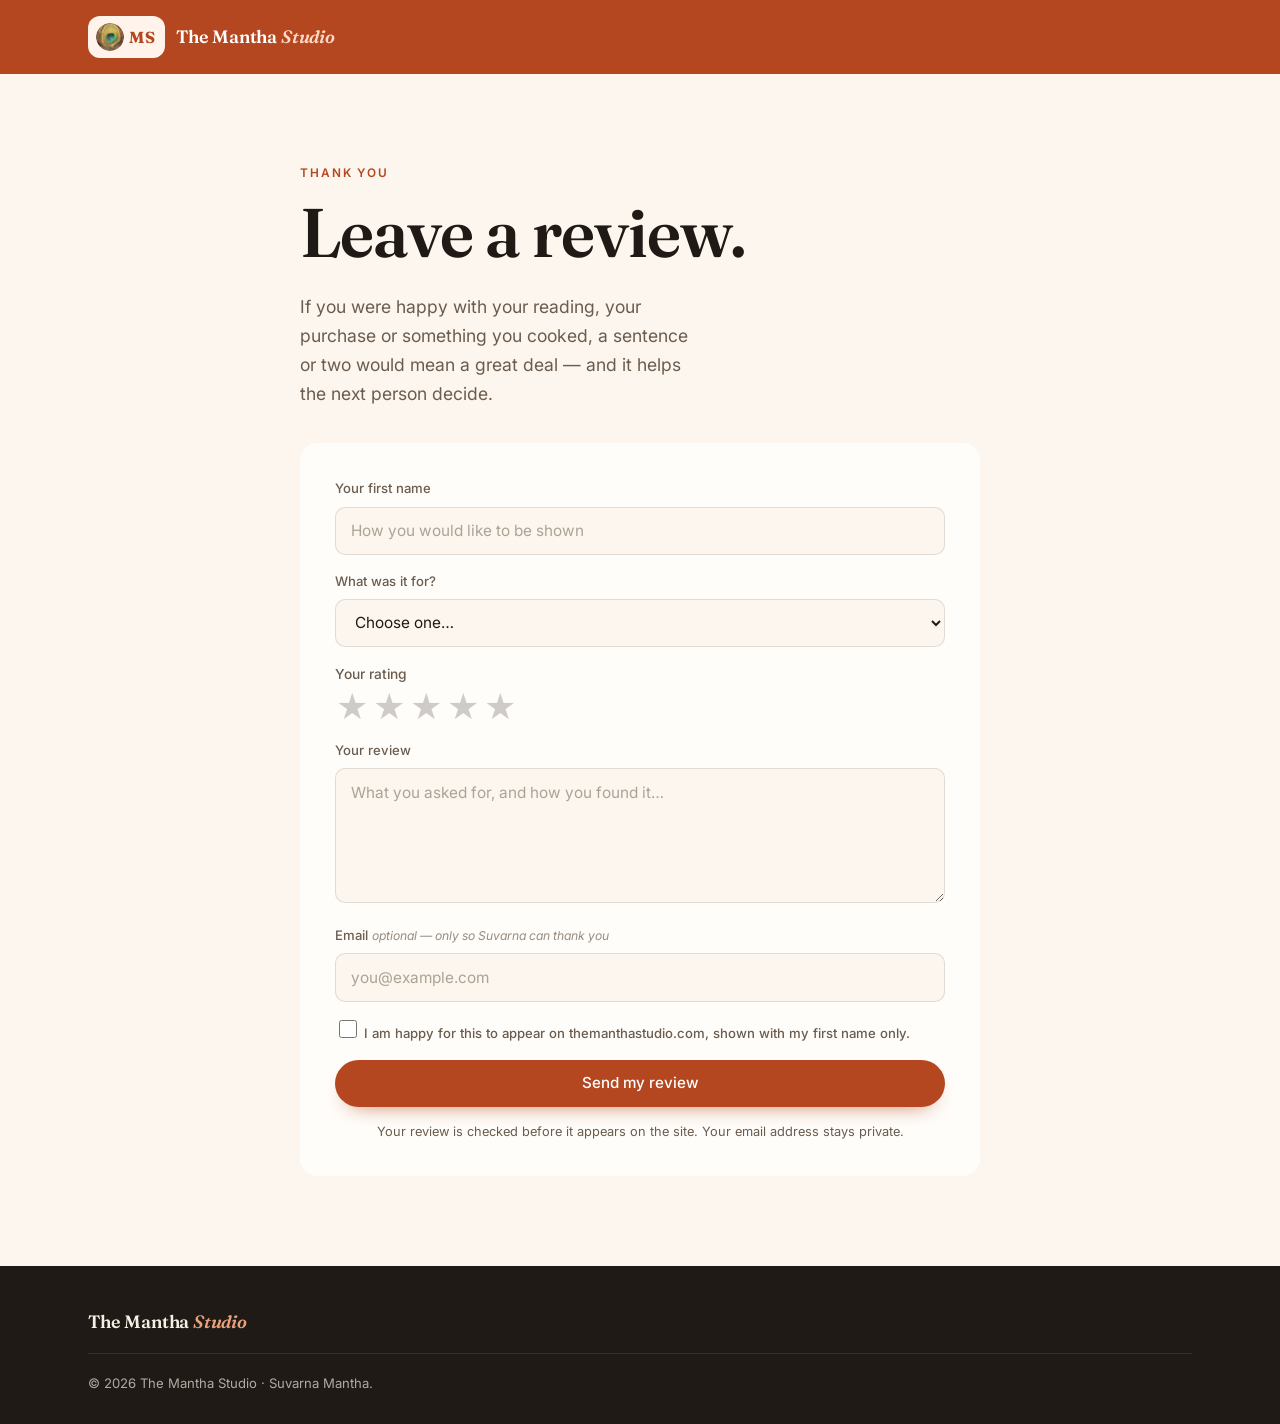
<file: review.html>
<!DOCTYPE html>
<html lang="en">
<head>
<meta charset="utf-8">
<meta name="viewport" content="width=device-width, initial-scale=1">
<title>Leave a review — The Mantha Studio</title>
<!-- Unlisted on purpose: not in the menu, not in the sitemap, not indexed.
     Suvarna sends this link to a customer once the work is finished. -->
<meta name="robots" content="noindex, nofollow">
<link rel="preconnect" href="https://fonts.googleapis.com">
<link rel="preconnect" href="https://fonts.gstatic.com" crossorigin>
<link href="https://fonts.googleapis.com/css2?family=Fraunces:opsz,wght@9..144,600&family=Inter:wght@400;500;600&display=swap" rel="stylesheet">
<link rel="icon" href="assets/img/feather-mark.png" type="image/png">
<link rel="stylesheet" href="assets/style.css">
</head>
<body>

<header class="nav" id="nav">
  <div class="wrap nav-in">
    <a class="brand" href="index.html">
      <span class="brand-mark">
        <img class="feather" src="assets/img/feather-mark.png" alt="" width="28" height="28">
        <span class="brand-initials">MS</span>
      </span>
      <span class="brand-text">The Mantha <em>Studio</em></span>
    </a>
  </div>
</header>

<main class="section">
  <div class="wrap review-page">
    <p class="eyebrow">Thank you</p>
    <h1>Leave a review.</h1>
    <p class="lede">If you were happy with your reading, your purchase or something you cooked,
    a sentence or two would mean a great deal &mdash; and it helps the next person decide.</p>

    <form class="form" id="review-form"
          action="https://formsubmit.co/suvarnamantha@icloud.com" method="POST">
      <!-- the relay's own settings -->
      <input type="hidden" name="_subject" value="New review — themanthastudio.com">
      <input type="hidden" name="_template" value="table">
      <input type="hidden" name="_captcha" value="false">
      <input type="hidden" name="_next" value="https://themanthastudio.com/thanks-review.html">
      <!-- bots fill this in, people never see it -->
      <p class="trap" aria-hidden="true"><label>Leave this empty<input type="text" name="_honey" tabindex="-1" autocomplete="off"></label></p>

      <label>Your first name
        <input type="text" name="first_name" autocomplete="given-name" placeholder="How you would like to be shown" maxlength="40" required>
      </label>

      <label>What was it for?
        <select name="what_for" required>
          <option value="">Choose one&hellip;</option>
          <option>An astrology reading</option>
          <option>An artwork I purchased</option>
          <option>An artwork I commissioned</option>
          <option>Something I cooked from a recipe</option>
          <option>Something else</option>
        </select>
      </label>

      <fieldset class="stars">
        <legend>Your rating</legend>
        <div class="star-row">
          <input type="radio" id="star5" name="rating" value="5 out of 5" required>
          <label for="star5" title="5 out of 5"><span class="vh">5 out of 5</span></label>
          <input type="radio" id="star4" name="rating" value="4 out of 5">
          <label for="star4" title="4 out of 5"><span class="vh">4 out of 5</span></label>
          <input type="radio" id="star3" name="rating" value="3 out of 5">
          <label for="star3" title="3 out of 5"><span class="vh">3 out of 5</span></label>
          <input type="radio" id="star2" name="rating" value="2 out of 5">
          <label for="star2" title="2 out of 5"><span class="vh">2 out of 5</span></label>
          <input type="radio" id="star1" name="rating" value="1 out of 5">
          <label for="star1" title="1 out of 5"><span class="vh">1 out of 5</span></label>
        </div>
      </fieldset>

      <label>Your review
        <textarea name="review" rows="5" maxlength="1200" placeholder="What you asked for, and how you found it&hellip;" required></textarea>
      </label>

      <label>Email <span class="opt">optional &mdash; only so Suvarna can thank you</span>
        <input type="email" name="email" autocomplete="email" placeholder="you@example.com" maxlength="120">
      </label>

      <label class="check">
        <input type="checkbox" name="permission" value="Yes — may be published with my first name" required>
        <span>I am happy for this to appear on themanthastudio.com, shown with my first name only.</span>
      </label>

      <button class="btn btn-primary btn-block" type="submit">Send my review</button>

      <p class="form-note">Your review is checked before it appears on the site. Your email address stays private.</p>
    </form>
  </div>
</main>

<footer class="foot">
  <div class="wrap foot-in">
    <span class="brand-text foot-brand">The Mantha <em>Studio</em></span>
    <p class="foot-fine">&copy; 2026 The Mantha Studio &middot; Suvarna Mantha.</p>
  </div>
</footer>

<!-- Cloudflare Web Analytics -->
<script type='module' src='https://static.cloudflareinsights.com/beacon.min.js' data-cf-beacon='{"token": "deb0fb60a95a40f2b27d84605782e610"}'></script>
<!-- End Cloudflare Web Analytics -->

</body>
</html>
</file>
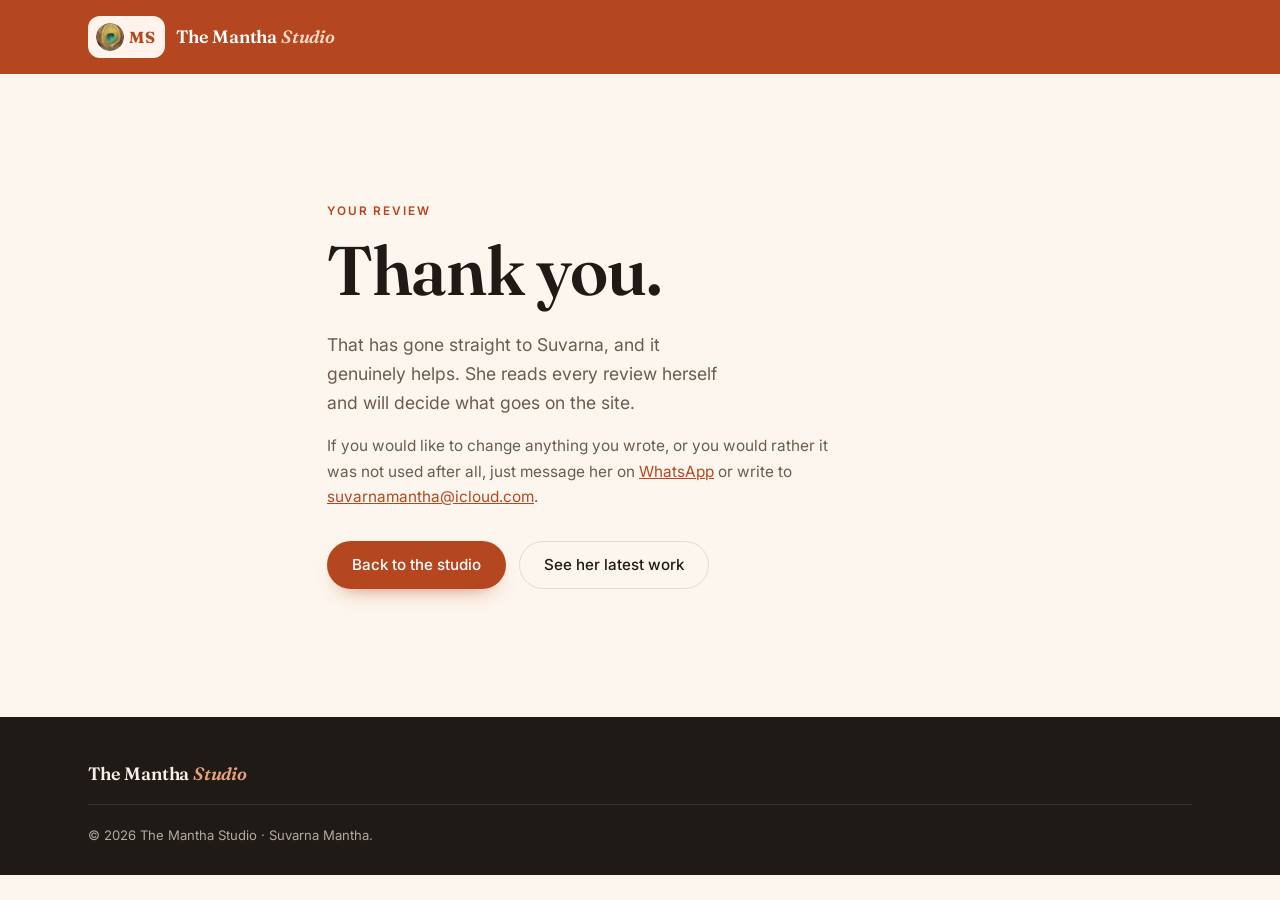
<file: thanks-review.html>
<!DOCTYPE html>
<html lang="en">
<head>
<meta charset="utf-8">
<meta name="viewport" content="width=device-width, initial-scale=1">
<title>Thank you — The Mantha Studio</title>
<meta name="robots" content="noindex">
<link rel="preconnect" href="https://fonts.googleapis.com">
<link rel="preconnect" href="https://fonts.gstatic.com" crossorigin>
<link href="https://fonts.googleapis.com/css2?family=Fraunces:opsz,wght@9..144,600&family=Inter:wght@400;500&display=swap" rel="stylesheet">
<link rel="icon" href="assets/img/feather-mark.png" type="image/png">
<link rel="stylesheet" href="assets/style.css">
</head>
<body>

<header class="nav" id="nav">
  <div class="wrap nav-in">
    <a class="brand" href="index.html">
      <span class="brand-mark">
        <img class="feather" src="assets/img/feather-mark.png" alt="" width="28" height="28">
        <span class="brand-initials">MS</span>
      </span>
      <span class="brand-text">The Mantha <em>Studio</em></span>
    </a>
  </div>
</header>

<main class="thanks">
  <div class="wrap thanks-in">
    <p class="eyebrow">Your review</p>
    <h1>Thank you.</h1>
    <p class="lede">That has gone straight to Suvarna, and it genuinely helps. She reads every
    review herself and will decide what goes on the site.</p>
    <p class="thanks-note">If you would like to change anything you wrote, or you would rather it
    was not used after all, just message her on <a href="https://wa.me/6281291612480">WhatsApp</a>
    or write to <a href="mailto:suvarnamantha@icloud.com">suvarnamantha@icloud.com</a>.</p>
    <div class="hero-cta">
      <a class="btn btn-primary" href="index.html">Back to the studio</a>
      <a class="btn btn-ghost" href="https://www.instagram.com/manthas_food_palette/" target="_blank" rel="noopener">See her latest work</a>
    </div>
  </div>
</main>

<footer class="foot">
  <div class="wrap foot-in">
    <span class="brand-text foot-brand">The Mantha <em>Studio</em></span>
    <p class="foot-fine">&copy; 2026 The Mantha Studio &middot; Suvarna Mantha.</p>
  </div>
</footer>

<!-- Cloudflare Web Analytics -->
<script type='module' src='https://static.cloudflareinsights.com/beacon.min.js' data-cf-beacon='{"token": "deb0fb60a95a40f2b27d84605782e610"}'></script>
<!-- End Cloudflare Web Analytics -->

</body>
</html>
</file>
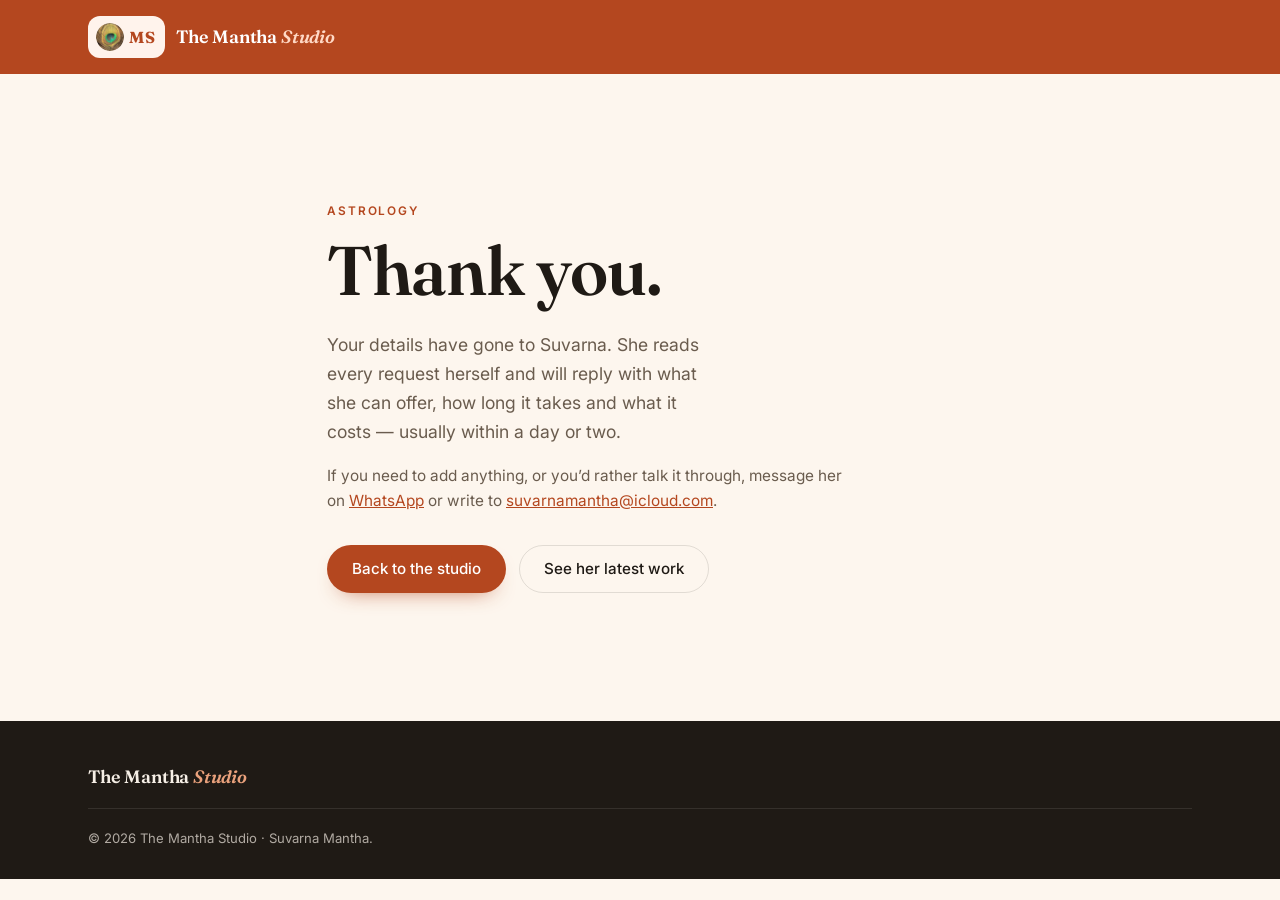
<file: thanks.html>
<!DOCTYPE html>
<html lang="en">
<head>
<meta charset="utf-8">
<meta name="viewport" content="width=device-width, initial-scale=1">
<title>Thank you — The Mantha Studio</title>
<meta name="robots" content="noindex">
<link rel="preconnect" href="https://fonts.googleapis.com">
<link rel="preconnect" href="https://fonts.gstatic.com" crossorigin>
<link href="https://fonts.googleapis.com/css2?family=Fraunces:opsz,wght@9..144,600&family=Inter:wght@400;500&display=swap" rel="stylesheet">
<link rel="icon" href="assets/img/feather-mark.png" type="image/png">
<link rel="stylesheet" href="assets/style.css">
</head>
<body>

<header class="nav" id="nav">
  <div class="wrap nav-in">
    <a class="brand" href="index.html">
      <span class="brand-mark">
        <img class="feather" src="assets/img/feather-mark.png" alt="" width="28" height="28">
        <span class="brand-initials">MS</span>
      </span>
      <span class="brand-text">The Mantha <em>Studio</em></span>
    </a>
  </div>
</header>

<main class="thanks">
  <div class="wrap thanks-in">
    <p class="eyebrow">Astrology</p>
    <h1>Thank you.</h1>
    <p class="lede">Your details have gone to Suvarna. She reads every request herself and will
    reply with what she can offer, how long it takes and what it costs &mdash; usually within a day
    or two.</p>
    <p class="thanks-note">If you need to add anything, or you&rsquo;d rather talk it through,
    message her on <a href="https://wa.me/6281291612480">WhatsApp</a> or write to
    <a href="mailto:suvarnamantha@icloud.com">suvarnamantha@icloud.com</a>.</p>
    <div class="hero-cta">
      <a class="btn btn-primary" href="index.html">Back to the studio</a>
      <a class="btn btn-ghost" href="https://www.instagram.com/manthas_food_palette/" target="_blank" rel="noopener">See her latest work</a>
    </div>
  </div>
</main>

<footer class="foot">
  <div class="wrap foot-in">
    <span class="brand-text foot-brand">The Mantha <em>Studio</em></span>
    <p class="foot-fine">&copy; 2026 The Mantha Studio &middot; Suvarna Mantha.</p>
  </div>
</footer>

<!-- Cloudflare Web Analytics -->
<script type='module' src='https://static.cloudflareinsights.com/beacon.min.js' data-cf-beacon='{"token": "deb0fb60a95a40f2b27d84605782e610"}'></script>
<!-- End Cloudflare Web Analytics -->

</body>
</html>
</file>
<file: assets/style.css>
/* The Mantha Studio — food · art · astrology
   Anirudha Talmale · Sept 2026 */

:root{
  --bg:#FDF6EE;
  --bg-warm:#F9E4D2;
  --paper:#FFFDFA;
  --ink:#1F1A15;
  --ink-soft:#6A5C4E;
  --accent:#B4471F;
  --accent-deep:#8E3415;
  --accent-soft:#E9A17C;
  --night:#161228;
  --leaf:#4A5D3A;
  --line:rgba(31,26,21,.12);
  --shadow:0 18px 40px -22px rgba(31,26,21,.45);
  --r:14px;
}

*,*::before,*::after{box-sizing:border-box}
/* the nav is sticky, so anchors have to stop clear of it */
html{scroll-behavior:smooth;scroll-padding-top:88px}
body{
  margin:0;
  background:var(--bg);
  color:var(--ink);
  font:400 17px/1.65 Inter,-apple-system,"Segoe UI",Roboto,sans-serif;
  -webkit-font-smoothing:antialiased;
}
body.lb-open{overflow:hidden}
img{max-width:100%;height:auto;display:block}
a{color:inherit}

h1,h2,h3{
  font-family:Fraunces,Georgia,"Times New Roman",serif;
  font-weight:600;letter-spacing:-.015em;line-height:1.06;margin:0;
}
h1{font-size:clamp(2.5rem,5.8vw,4.3rem)}
h2{font-size:clamp(2rem,4vw,3rem)}
h3{font-size:1.18rem;line-height:1.25}
em{font-style:italic}
h1 em,h2 em,.brand-text em{color:var(--accent);font-style:italic}
/* Italic Fraunces leans right and its f curves back left, so an italic word
   followed by one starting in f reads as if the two have collided. A touch
   more room after the italic fixes it. */
h1 em,h2 em{margin-right:.07em}
p{margin:0 0 1rem}

.wrap{width:100%;max-width:1160px;margin:0 auto;padding:0 28px}

.skip{position:absolute;left:-9999px}
.skip:focus{left:12px;top:12px;background:var(--ink);color:#fff;padding:8px 14px;border-radius:8px;z-index:99}

.eyebrow{
  font-size:.74rem;font-weight:600;letter-spacing:.16em;text-transform:uppercase;
  color:var(--accent);margin:0 0 .85rem;
}

:focus-visible{outline:2px solid var(--accent);outline-offset:3px}

/* ---------- buttons ---------- */
.btn{
  display:inline-flex;align-items:center;gap:.5rem;justify-content:center;
  font:500 .95rem/1.2 Inter,sans-serif;text-decoration:none;
  padding:.86rem 1.5rem;border-radius:999px;border:1px solid transparent;
  cursor:pointer;transition:transform .16s ease,background .16s ease,color .16s ease,box-shadow .16s ease;
}
.btn-primary{background:var(--accent);color:#fff;box-shadow:0 10px 22px -14px rgba(180,71,31,.9)}
.btn-primary:hover{background:var(--accent-deep);transform:translateY(-1px)}
.btn-dark{background:var(--ink);color:var(--paper)}
.btn-dark:hover{background:#000;transform:translateY(-1px)}
.btn-ghost{border-color:var(--line);color:var(--ink);background:transparent}
.btn-ghost:hover{background:var(--bg-warm);border-color:rgba(31,26,21,.25)}
.btn-sm{padding:.55rem 1.05rem;font-size:.87rem;background:var(--ink);color:var(--paper)}
.btn-sm:hover{background:var(--accent)}
.btn-block{width:100%}

/* ---------- nav ---------- */
.nav{
  position:sticky;top:0;z-index:40;
  background:var(--accent);color:#FFF3EC;
  transition:box-shadow .2s ease;
}
.nav.stuck{box-shadow:0 12px 30px -22px rgba(31,26,21,.85)}
.nav-in{display:flex;align-items:center;justify-content:space-between;gap:20px;height:74px}
.brand{display:flex;align-items:center;gap:.7rem;text-decoration:none}
.brand-mark{
  height:42px;flex:none;border-radius:12px;background:#FFF3EC;color:var(--accent);
  font:700 1rem/1 Fraunces,Georgia,serif;letter-spacing:.02em;
  display:inline-flex;align-items:center;gap:.34rem;padding:0 .6rem 0 .5rem;
}
.brand-mark .feather{flex:none;display:block;width:28px;height:28px;border-radius:50%;object-fit:cover}
.brand-initials{display:block;padding-bottom:1px}
.brand-text{font-family:Fraunces,Georgia,serif;font-size:1.12rem;font-weight:600;letter-spacing:-.01em}
.nav .brand-text{color:#fff}
.nav .brand-text em{color:#FFD9C6}
.nav-links{display:flex;align-items:center;gap:1.7rem;margin-left:auto}
.nav-follow{margin-left:1.7rem;flex:none}
.nav-links>a:not(.btn){
  text-decoration:none;font-size:.95rem;color:rgba(255,243,236,.88);padding:.2rem 0;
  border-bottom:1px solid transparent;transition:color .15s ease,border-color .15s ease;
}
.nav-links>a:not(.btn):hover{color:#fff;border-bottom-color:#FFD9C6}
.nav .btn-sm{background:var(--ink);color:var(--paper)}
.nav .btn-sm:hover{background:#FFF3EC;color:var(--accent)}
.nav :focus-visible{outline-color:#fff}

/* ---------- hero ---------- */
.hero{padding:clamp(3rem,7vw,5.6rem) 0 clamp(3rem,6vw,5rem);overflow:hidden}
.hero-in{display:grid;grid-template-columns:1.05fr .95fr;gap:clamp(2rem,5vw,4.5rem);align-items:center}
.lede{font-size:1.1rem;color:var(--ink-soft);max-width:36ch;margin-top:1.4rem}
.hero-cta{display:flex;flex-wrap:wrap;gap:.8rem;margin:2rem 0 0}
.hero-meta{
  list-style:none;margin:2.4rem 0 0;padding:1.5rem 0 0;border-top:1px solid var(--line);
  display:flex;flex-wrap:wrap;gap:2.2rem;
}
.hero-meta a{display:flex;flex-direction:column;text-decoration:none}
.hero-meta strong{font-size:.95rem;font-weight:600;border-bottom:1px solid transparent;transition:border-color .15s ease}
.hero-meta a:hover strong{border-bottom-color:var(--accent)}
.hero-meta span{font-size:.82rem;color:var(--ink-soft)}

.hero-art{margin:0;position:relative}
.hero-art::before{content:"";position:absolute;inset:18px -18px -18px 18px;background:var(--bg-warm);border-radius:var(--r)}
/* The frame takes the painting's own shape, so nothing is cropped - not the
   edges, and not her signature. Square, portrait or landscape all show whole. */
.hero-art img{position:relative;border-radius:var(--r);box-shadow:var(--shadow);width:100%;height:auto}
.hero-art figcaption{
  position:absolute;bottom:14px;left:14px;z-index:2;
  background:rgba(255,253,250,.94);color:var(--ink);
  font-size:.76rem;font-weight:500;letter-spacing:.02em;
  padding:.42rem .8rem;border-radius:999px;display:flex;align-items:center;gap:.45rem;
}
.hero-art figcaption::before{content:"";width:7px;height:7px;border-radius:50%;background:var(--accent)}

/* ---------- sections ---------- */
.section{padding:clamp(3.4rem,7vw,5.6rem) 0}
.section-alt{background:var(--bg-warm)}
.sec-head{display:flex;flex-wrap:wrap;gap:1.4rem 3rem;align-items:flex-end;justify-content:space-between;margin-bottom:2.6rem}
.sec-note{color:var(--ink-soft);font-size:.96rem;max-width:36ch;margin:0}
.sec-cta{
  margin:-1rem 0 2rem;padding:1rem 1.2rem;border-radius:12px;
  background:rgba(180,71,31,.07);border:1px solid rgba(180,71,31,.16);
  color:var(--ink);font-size:.97rem;max-width:62ch;
}
.sec-cta a{color:var(--accent);font-weight:500;text-decoration:none;border-bottom:1px solid rgba(180,71,31,.4)}
.sec-cta a:hover{border-bottom-color:var(--accent)}

/* ---------- galleries ---------- */
.grid{display:grid;grid-template-columns:repeat(3,1fr);gap:14px}
.tile{
  position:relative;display:block;overflow:hidden;border-radius:12px;
  background:var(--bg-warm);border:0;padding:0;margin:0;cursor:zoom-in;
  font:inherit;color:inherit;text-align:left;width:100%;
}
.tile img{aspect-ratio:1;object-fit:cover;width:100%;transition:transform .5s cubic-bezier(.2,.7,.3,1)}
.tile:hover img,.tile:focus-visible img{transform:scale(1.055)}
.tile-body{
  position:absolute;inset:auto 0 0 0;padding:1.5rem 1.05rem .95rem;
  background:linear-gradient(to top,rgba(20,15,11,.9),rgba(20,15,11,.45) 55%,transparent);
  color:#fff;display:flex;flex-direction:column;gap:.3rem;
  opacity:0;transform:translateY(8px);transition:opacity .28s ease,transform .28s ease;
}
.tile:hover .tile-body,.tile:focus-visible .tile-body{opacity:1;transform:none}
.tile-cap{font-size:.88rem;line-height:1.4}
.tile-stats{font-size:.76rem;opacity:.85;letter-spacing:.03em}
.grid-foot{display:flex;justify-content:center;margin-top:2.6rem}
.grid-fallback{grid-column:1/-1;margin:0;padding:2.4rem 0;text-align:center;color:var(--ink-soft);font-size:.95rem}
.grid-fallback a{color:var(--accent)}

/* ---------- astrology ---------- */
.astro{
  background:var(--night) url("img/sky.jpg") center/cover no-repeat;
  color:#EDE8F5;position:relative;
}
.astro::before{content:"";position:absolute;inset:0;background:linear-gradient(105deg,rgba(22,18,40,.94) 45%,rgba(22,18,40,.72))}
.astro>*{position:relative}
.astro .eyebrow{color:#C9B6F2}
.astro h2{color:#fff}
.astro-in{display:grid;grid-template-columns:1fr 1fr;gap:clamp(2.4rem,5vw,4.5rem);align-items:start}
.astro-copy p{color:rgba(237,232,245,.76);max-width:40ch;margin-top:1.3rem}
.astro-points{list-style:none;margin:2rem 0 0;padding:0;display:grid;gap:.75rem}
.astro-points li{
  display:flex;align-items:center;gap:.7rem;font-size:.97rem;color:rgba(237,232,245,.9);
}
.astro-points li::before{
  content:"";width:7px;height:7px;flex:none;border-radius:50%;
  background:#C9B6F2;box-shadow:0 0 0 4px rgba(201,182,242,.18);
}

/* ---------- contact ---------- */
.contact{background:var(--accent);color:#FFF3EC}
.contact .eyebrow{color:#FFD9C6}
.contact h2{color:#fff}
.contact h2 em{color:#FFD9C6}
.contact-in{display:grid;grid-template-columns:1fr;gap:clamp(2rem,4vw,3rem);justify-items:center;text-align:center}
.contact-copy{max-width:60ch}
.contact-copy p{margin-left:auto;margin-right:auto}
.contact-copy p{color:rgba(255,243,236,.82);max-width:38ch;margin-top:1.3rem}
.contact-list{
  list-style:none;margin:2.6rem 0 0;padding:0;
  display:grid;grid-template-columns:repeat(2,minmax(0,1fr));gap:1.4rem 2.4rem;text-align:left;
}
.contact-list li{display:flex;align-items:center;gap:.95rem}
.ci{width:40px;height:40px;flex:none;border-radius:11px;display:grid;place-items:center;background:rgba(255,243,236,.15);color:#fff}
.contact-list em{
  display:block;font-style:normal;font-size:.74rem;letter-spacing:.13em;text-transform:uppercase;
  color:rgba(255,243,236,.65);margin-bottom:.12rem;
}
.contact-list a{font-size:1rem;text-decoration:none;color:#fff;border-bottom:1px solid rgba(255,217,198,.5)}
.contact-list a:hover{border-bottom-color:#fff}

/* ---------- forms ---------- */
.form{background:var(--paper);color:var(--ink);border-radius:18px;padding:clamp(1.6rem,3vw,2.2rem)}
.form h3{font-family:Fraunces,Georgia,serif;font-size:1.35rem;margin-bottom:1.3rem}
.form label{display:block;font-size:.82rem;font-weight:500;color:var(--ink-soft);margin-bottom:1rem}
.opt{font-weight:400;font-size:.76rem;color:rgba(106,92,78,.7);font-style:italic}
.form .row{display:grid;grid-template-columns:1fr 1fr;gap:0 14px}
.form input,.form select,.form textarea{
  width:100%;margin-top:.4rem;padding:.78rem .9rem;
  font:400 .96rem/1.4 Inter,sans-serif;color:var(--ink);
  background:var(--bg);border:1px solid var(--line);border-radius:10px;
  transition:border-color .15s ease,box-shadow .15s ease;
}
.form textarea{resize:vertical;min-height:100px}
.form input:focus,.form select:focus,.form textarea:focus{
  outline:none;border-color:var(--accent);box-shadow:0 0 0 3px rgba(180,71,31,.13);
}
.form input::placeholder,.form textarea::placeholder{color:rgba(106,92,78,.55)}
.form-note{font-size:.8rem;line-height:1.5;color:var(--ink-soft);margin:.9rem 0 0;text-align:center}
.trap{position:absolute;left:-9999px;width:1px;height:1px;overflow:hidden}
.form-note.ok{color:var(--leaf);font-weight:500}

/* ---------- lightbox ---------- */
.lb{
  position:fixed;inset:0;z-index:80;display:grid;place-items:center;padding:4vh 5vw;
  background:rgba(14,10,8,.93);backdrop-filter:blur(3px);
}
.lb[hidden]{display:none}
.lb-box{margin:0;max-width:880px;width:100%;display:grid;gap:0;background:var(--paper);border-radius:14px;overflow:hidden}
.lb-box img,.lb-box video{width:100%;max-height:64vh;object-fit:contain;background:#14100E;display:block}
.lb-box img[hidden],.lb-box video[hidden]{display:none}

/* play badge on video tiles */
.tile-play{
  position:absolute;top:50%;left:50%;transform:translate(-50%,-50%);
  width:54px;height:54px;border-radius:50%;
  background:rgba(20,15,11,.55);backdrop-filter:blur(2px);
  pointer-events:none;transition:background .2s ease;
}
.tile-play::after{
  content:"";position:absolute;top:50%;left:54%;transform:translate(-50%,-50%);
  border-style:solid;border-width:9px 0 9px 15px;
  border-color:transparent transparent transparent #fff;
}
.tile:hover .tile-play{background:rgba(180,71,31,.85)}
.lb-box figcaption{padding:1.2rem 1.4rem 1.4rem}
.lb-box figcaption p{margin:0 0 .35rem;font-size:1rem;line-height:1.5}
.lb-meta{color:var(--ink-soft);font-size:.83rem}
.lb-link{
  display:inline-block;margin-top:.55rem;font-size:.87rem;font-weight:500;
  color:var(--accent);text-decoration:none;border-bottom:1px solid rgba(180,71,31,.35);
}
.lb-link:hover{border-bottom-color:var(--accent)}
.lb-close,.lb-nav{
  position:absolute;z-index:2;border:0;cursor:pointer;color:#fff;
  background:rgba(255,255,255,.12);border-radius:50%;
  display:grid;place-items:center;transition:background .15s ease;
}
.lb-close:hover,.lb-nav:hover{background:rgba(255,255,255,.26)}
.lb-close{top:18px;right:20px;width:42px;height:42px;font-size:1.6rem;line-height:1}
.lb-nav{top:50%;transform:translateY(-50%);width:46px;height:46px;font-size:1.9rem;line-height:1}
.lb-prev{left:16px}
.lb-next{right:16px}

/* ---------- footer ---------- */
.foot{background:var(--ink);color:rgba(246,239,230,.68);padding:2.6rem 0 1.8rem}
.foot-in{display:flex;flex-wrap:wrap;align-items:center;gap:1rem 2rem;justify-content:space-between}
.foot-brand{color:#F6EFE6}
.foot-brand em{color:var(--accent-soft)}
.foot-links{display:flex;flex-wrap:wrap;gap:1.4rem}
.foot-links a{font-size:.9rem;text-decoration:none}
.foot-links a:hover{color:#fff}
.foot-fine{font-size:.82rem;margin:0;width:100%;padding-top:1.2rem;border-top:1px solid rgba(246,239,230,.1)}
.foot-disclosure{font-size:.74rem;line-height:1.5;color:rgba(246,239,230,.42);margin:1.4rem auto 0;max-width:1160px}
.foot-disclosure a{color:rgba(246,239,230,.62)}

/* ---------- responsive ---------- */
@media (max-width:900px){
  .hero-in,.astro-in,.contact-in{grid-template-columns:1fr}
  .hero-art{order:-1}
  .hero-art::before{inset:14px -14px -14px 14px}
  .lede,.astro-copy p,.contact-copy p,.sec-note{max-width:60ch}

  /* The four section links used to be hidden here, which left no way to move
     between sections on a phone but scrolling. They now get their own row
     under the brand - always visible, and no menu to go hunting for. */
  .nav-in{flex-wrap:wrap;height:auto;padding-top:.6rem;padding-bottom:0}
  .brand{order:1}
  .nav-follow{order:2;margin-left:auto}
  .nav-links{
    order:3;width:100%;margin-left:0;margin-top:.6rem;
    gap:0;justify-content:space-between;
    border-top:1px solid rgba(255,243,236,.22);
    overflow-x:auto;scrollbar-width:none;
  }
  .nav-links::-webkit-scrollbar{display:none}
  .nav-links>a:not(.btn){
    white-space:nowrap;padding:.62rem .35rem;border-bottom:0;
    flex:1 0 auto;text-align:center;
  }
  .nav-links>a:not(.btn):hover{border-bottom:0}
  html{scroll-padding-top:140px}
}
@media (max-width:640px){
  body{font-size:16px}
  .wrap{padding:0 20px}
  /* keep the sticky nav short: the brand on one line, everything tighter */
  .brand-text{font-size:1rem;white-space:nowrap}
  .brand-mark{height:36px}
  .brand-mark .feather{width:24px;height:24px}
  .nav-in{padding-top:.45rem}
  .nav-links{margin-top:.4rem}
  .nav-links>a:not(.btn){font-size:.88rem;padding:.5rem .3rem}
  .nav .btn-sm{padding:.45rem .85rem;font-size:.82rem}
  html{scroll-padding-top:112px}
  .grid{grid-template-columns:repeat(2,1fr);gap:10px}
  .form .row{grid-template-columns:1fr}
  .contact-list{grid-template-columns:1fr;gap:1.15rem}
  .contact-list a{word-break:break-word}
  .hero-meta{gap:1.2rem 2rem}
  .tile-body{
    opacity:1;transform:none;padding:2rem .8rem .75rem;
    background:linear-gradient(to top,rgba(18,13,10,.93),rgba(18,13,10,.66) 52%,rgba(18,13,10,0));
  }
  .tile-cap{font-size:.78rem}
  .tile-stats{display:none}
  .lb{padding:0}
  .lb-box{border-radius:0;max-height:100vh}
  .lb-box img{max-height:52vh}
  .lb-nav{width:40px;height:40px;font-size:1.6rem}
  .lb-prev{left:8px}
  .lb-next{right:8px}
  .lb-close{top:10px;right:12px}
}
/* On a narrow phone the brand and a worded button together fill the row and
   push one of them onto a line of its own. The icon alone is unmistakable. */
@media (max-width:480px){
  .nav-follow .follow-text{display:none}
  .nav-follow{padding:.5rem;border-radius:999px}
  .nav-follow svg{width:17px;height:17px}
  .nav-in{gap:10px}
  .brand-text{font-size:.95rem}
}
@media (prefers-reduced-motion:reduce){
  *{transition:none!important;animation:none!important}
  html{scroll-behavior:auto}
}

/* ---------- reviews ---------- */
.review-grid{
  list-style:none;margin:0;padding:0;display:grid;gap:1.4rem;
  grid-template-columns:repeat(auto-fit,minmax(min(100%,270px),1fr));
}
.review{
  background:var(--paper);border:1px solid var(--line);border-left:3px solid var(--accent);
  border-radius:var(--r);padding:1.5rem 1.5rem 1.35rem;
  display:flex;flex-direction:column;gap:.55rem;
}
.review blockquote{margin:0;font-size:1rem;line-height:1.6;color:var(--ink)}
.review cite{font-style:normal;font-weight:600;font-size:.92rem;color:var(--accent);margin-top:auto}
.review-for{font-size:.82rem;color:var(--ink-soft)}

/* stars shown on a review card. The filled ones are written in the HTML,
   so adding a review is still just typing - no script decides anything. */
.review-stars{font-size:1rem;letter-spacing:.1em;color:var(--accent);line-height:1}
.review-stars .off{color:rgba(31,26,21,.22)}

/* ---------- the review form (review.html) ---------- */
.review-page{max-width:46rem}
.review-page .lede{margin-bottom:2.2rem}
.review-page .form{max-width:none}

.vh{position:absolute;width:1px;height:1px;overflow:hidden;clip:rect(0 0 0 0);white-space:nowrap}

.stars{border:0;margin:0;padding:0}
.stars legend{
  font-size:.86rem;font-weight:500;color:var(--ink-soft);
  padding:0;margin-bottom:.4rem;
}
/* The inputs sit 5-4-3-2-1 in the HTML and are reversed on screen, so that
   "checked" can reach the lower stars with a sibling selector. */
.star-row{display:flex;flex-direction:row-reverse;justify-content:flex-end;gap:.15rem}
.star-row input{position:absolute;opacity:0;width:1px;height:1px}
.star-row label{
  cursor:pointer;font-size:2rem;line-height:1;color:rgba(31,26,21,.22);
  transition:color .12s ease;padding:0 .05rem;
}
.star-row label::before{content:"\2605"}
.star-row label:hover,
.star-row label:hover ~ label,
.star-row input:checked ~ label{color:var(--accent)}
.star-row input:focus-visible + label{outline:2px solid var(--accent);outline-offset:2px;border-radius:4px}

.check{
  display:flex;align-items:flex-start;gap:.7rem;
  font-size:.92rem;line-height:1.5;color:var(--ink-soft);
  font-weight:400;
}
.check input{flex:none;width:18px;height:18px;margin-top:.15rem;accent-color:var(--accent)}

/* ---------- thank-you page ---------- */
.thanks{padding:clamp(4rem,10vw,8rem) 0;min-height:60vh;display:grid;align-items:center}
.thanks-in{max-width:62ch}
.thanks h1{margin-bottom:1.2rem}
.thanks-note{color:var(--ink-soft);font-size:.96rem;max-width:52ch}
.thanks-note a{color:var(--accent)}
</file>
